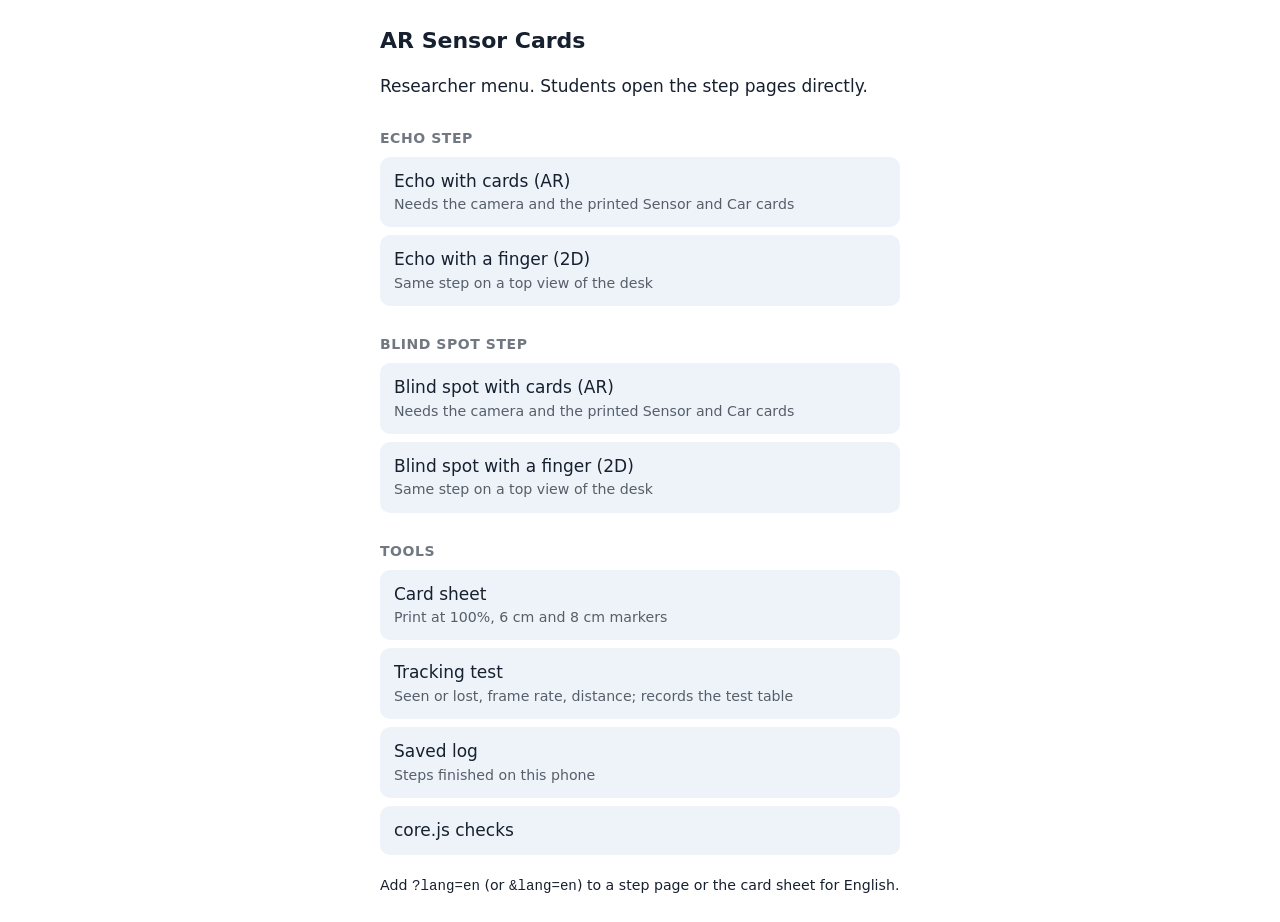
<file: index.html>
<!doctype html>
<html lang="en">
<head>
  <meta charset="utf-8">
  <meta name="viewport" content="width=device-width, initial-scale=1">
  <title>AR Sensor Cards</title>
  <style>
    body { font: 17px/1.5 system-ui, -apple-system, sans-serif; margin: 24px auto; max-width: 520px; padding: 0 16px; color: #16202e; }
    h1 { font-size: 22px; }
    h2 { font-size: 14px; text-transform: uppercase; letter-spacing: 0.04em; opacity: 0.6; margin: 28px 0 6px; }
    a { display: block; padding: 12px 14px; margin: 8px 0; border-radius: 10px; background: #eef3fa; color: inherit; text-decoration: none; }
    a small { display: block; opacity: 0.7; }
  </style>
</head>
<body>
  <h1>AR Sensor Cards</h1>
  <p>Researcher menu. Students open the step pages directly.</p>

  <h2>Echo step</h2>
  <a href="ar.html">Echo with cards (AR)<small>Needs the camera and the printed Sensor and Car cards</small></a>
  <a href="2d.html">Echo with a finger (2D)<small>Same step on a top view of the desk</small></a>

  <h2>Blind spot step</h2>
  <a href="ar.html?step=blind">Blind spot with cards (AR)<small>Needs the camera and the printed Sensor and Car cards</small></a>
  <a href="2d.html?step=blind">Blind spot with a finger (2D)<small>Same step on a top view of the desk</small></a>

  <h2>Tools</h2>
  <a href="cards.html">Card sheet<small>Print at 100%, 6 cm and 8 cm markers</small></a>
  <a href="tracking.html">Tracking test<small>Seen or lost, frame rate, distance; records the test table</small></a>
  <a href="log.html">Saved log<small>Steps finished on this phone</small></a>
  <a href="test.html">core.js checks</a>

  <p><small>Add <code>?lang=en</code> (or <code>&amp;lang=en</code>) to a step page or the card sheet for English.</small></p>
</body>
</html>
</file>
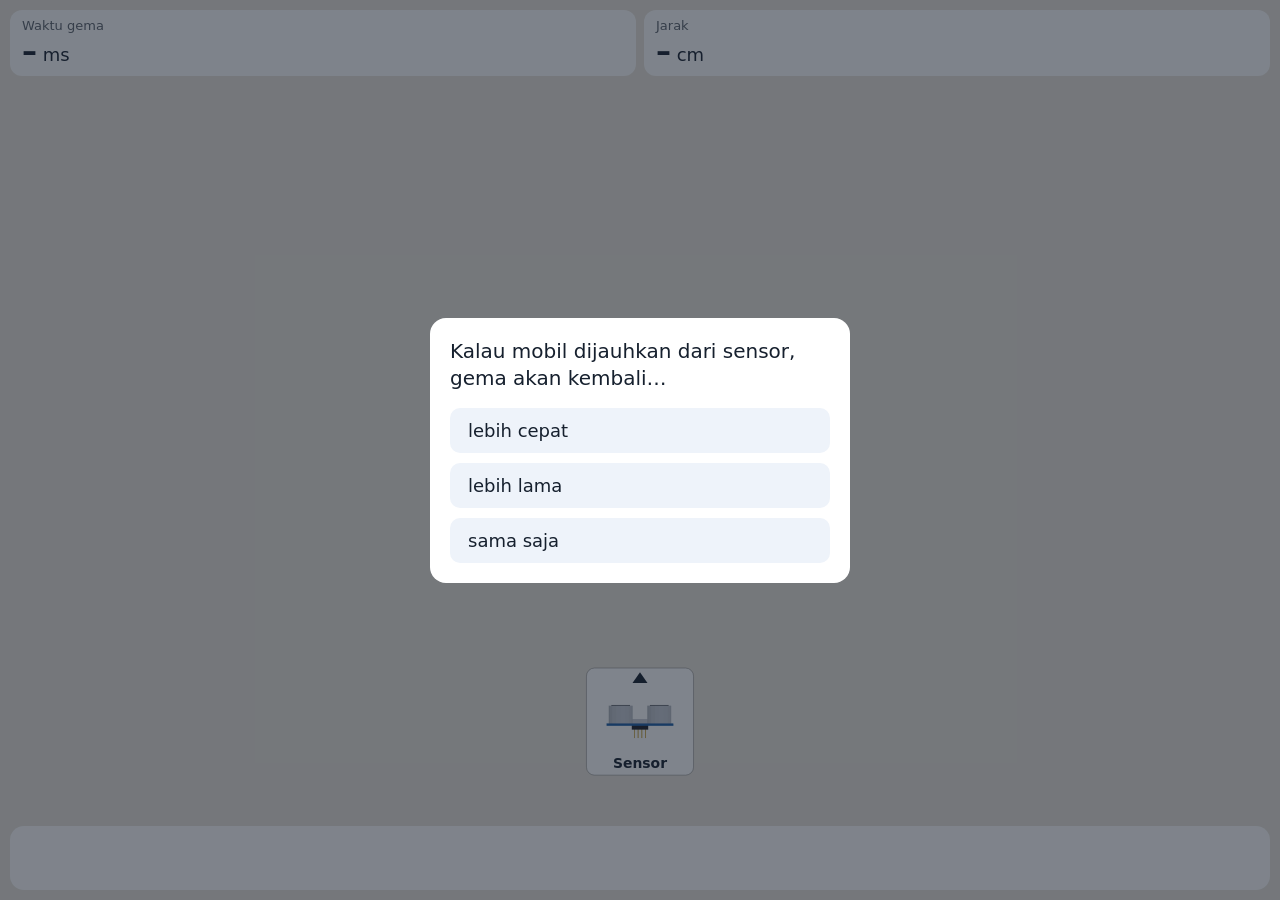
<file: 2d.html>
<!doctype html>
<html>
<head>
  <meta charset="utf-8">
  <meta name="viewport" content="width=device-width, initial-scale=1, viewport-fit=cover, user-scalable=no">
  <title>Echo — 2D</title>
  <link rel="stylesheet" href="app.css">
  <style>
    body { background: #e9e4da; }
    canvas { position: fixed; inset: 0; width: 100%; height: 100%; touch-action: none; }
  </style>
</head>
<body>
  <canvas id="desk"></canvas>

  <script src="core.js"></script>
  <script src="text.js"></script>
  <script src="log.js"></script>
  <script src="echo.js"></script>
  <script src="blind.js"></script>
  <script>
    // 2D input: a top view of the desk. The car is moved with a finger.
    const canvas = document.getElementById('desk');
    const ctx = canvas.getContext('2d');
    const CARD = Core.CONFIG.CARD_CM;
    const TOP = 100, BOTTOM = 110;      // space kept for the numbers and the panel (px)

    let W, H, pxPerCm, sensor, car = null, dragging = null;

    function layout() {
      const dpr = window.devicePixelRatio || 1;
      W = window.innerWidth; H = window.innerHeight;
      canvas.width = W * dpr; canvas.height = H * dpr;
      ctx.setTransform(dpr, 0, 0, dpr, 0, 0);
      const keepCm = car ? toCm(car) : { forward: CARD + 12, sideways: 0 };
      pxPerCm = (H - TOP - BOTTOM) / (Core.CONFIG.RANGE_CM + 2 * CARD + 2);
      sensor = { x: W / 2, y: H - BOTTOM - (CARD / 2 + 1) * pxPerCm };  // faces up the screen
      car = clamp({ x: sensor.x + keepCm.sideways * pxPerCm, y: sensor.y - keepCm.forward * pxPerCm });
    }

    // Car centre, measured from the sensor centre, in cm.
    function toCm(p) {
      return { forward: (sensor.y - p.y) / pxPerCm, sideways: (p.x - sensor.x) / pxPerCm };
    }

    // Keep the car on the desk and off the sensor card.
    function clamp(p) {
      const half = (CARD / 2) * pxPerCm;
      let x = Math.min(W - half, Math.max(half, p.x));
      let y = Math.min(H - BOTTOM - half, Math.max(TOP + half, p.y));
      const dx = x - sensor.x, dy = y - sensor.y, d = Math.hypot(dx, dy), min = CARD * pxPerCm;
      if (d < min) {
        if (d === 0) { y = sensor.y - min; }
        else { x = sensor.x + (dx / d) * min; y = sensor.y + (dy / d) * min; }
      }
      return { x, y };
    }

    canvas.addEventListener('pointerdown', (e) => {
      const half = (CARD / 2) * pxPerCm + 12;
      if (Math.abs(e.clientX - car.x) <= half && Math.abs(e.clientY - car.y) <= half) {
        dragging = { dx: car.x - e.clientX, dy: car.y - e.clientY };
        canvas.setPointerCapture(e.pointerId);
      }
    });
    canvas.addEventListener('pointermove', (e) => {
      if (dragging) car = clamp({ x: e.clientX + dragging.dx, y: e.clientY + dragging.dy });
    });
    const release = () => { dragging = null; };
    canvas.addEventListener('pointerup', release);
    canvas.addEventListener('pointercancel', release);
    window.addEventListener('resize', layout);
    layout();

    function read() {
      const c = toCm(car);
      const gap = Core.gapFromCentres(c.forward, c.sideways, CARD);
      return {
        sensorSeen: true, carSeen: true, forward: gap.forward, sideways: gap.sideways,
        centreForward: c.forward, centreSideways: c.sideways,   // direction only; the Blind spot step uses it
      };
    }

    // Top-down pictures of the same models the AR page shows (models/src/build_models.py).
    // cm = the width each picture covers on the desk.
    const PICS = { sensor: { cm: 4.86 }, car: { cm: 6.566 } };
    for (const [name, pic] of Object.entries(PICS)) {
      pic.img = new Image();
      pic.img.src = `models/top/${name}.png`;
    }

    function drawModelCard(p, label, pic, arrow) {
      const s = CARD * pxPerCm, w = pic.cm * pxPerCm;
      ctx.fillStyle = '#fff';
      ctx.strokeStyle = 'rgba(0,0,0,0.25)';
      ctx.lineWidth = 1;
      ctx.beginPath();
      ctx.roundRect(p.x - s / 2, p.y - s / 2, s, s, 8);
      ctx.fill(); ctx.stroke();
      ctx.drawImage(pic.img, p.x - w / 2, p.y - w / 2, w, w);
      ctx.fillStyle = '#16202e';
      ctx.font = `600 ${Math.max(10, s * 0.13)}px system-ui, sans-serif`;
      ctx.textAlign = 'center'; ctx.textBaseline = 'middle';
      ctx.fillText(label, p.x, p.y + s * 0.4);
      if (arrow) {            // the side the sensor faces
        ctx.beginPath();
        ctx.moveTo(p.x, p.y - s * 0.46);
        ctx.lineTo(p.x - s * 0.07, p.y - s * 0.36);
        ctx.lineTo(p.x + s * 0.07, p.y - s * 0.36);
        ctx.closePath(); ctx.fill();
      }
    }

    function drawCard(p, label, fill, arrow, pic) {
      if (pic && pic.img.complete && pic.img.naturalWidth) return drawModelCard(p, label, pic, arrow);
      const s = CARD * pxPerCm;
      ctx.fillStyle = '#fff';
      ctx.strokeStyle = 'rgba(0,0,0,0.25)';
      ctx.lineWidth = 1;
      ctx.beginPath();
      ctx.roundRect(p.x - s / 2, p.y - s / 2, s, s, 8);
      ctx.fill(); ctx.stroke();
      ctx.fillStyle = fill;
      ctx.beginPath();
      ctx.roundRect(p.x - s * 0.36, p.y - s * 0.36, s * 0.72, s * 0.72, 6);
      ctx.fill();
      ctx.fillStyle = '#fff';
      ctx.font = `600 ${Math.max(11, s * 0.17)}px system-ui, sans-serif`;
      ctx.textAlign = 'center'; ctx.textBaseline = 'middle';
      ctx.fillText(label, p.x, p.y + (arrow ? s * 0.1 : 0));
      if (arrow) {            // the side the sensor faces
        ctx.beginPath();
        ctx.moveTo(p.x, p.y - s * 0.28);
        ctx.lineTo(p.x - s * 0.1, p.y - s * 0.12);
        ctx.lineTo(p.x + s * 0.1, p.y - s * 0.12);
        ctx.closePath(); ctx.fill();
      }
    }

    // Blind spot step only: the area the sensor hears, 0 cm to the end of its range.
    const UP = -Math.PI / 2;   // the sensor faces up the screen
    function drawCone(cone) {
      const r0 = (CARD / 2) * pxPerCm, r1 = (CARD / 2 + cone.rangeCm) * pxPerCm;
      const h = (cone.halfDeg * Math.PI) / 180;
      ctx.beginPath();
      ctx.arc(sensor.x, sensor.y, r1, UP - h, UP + h);
      ctx.arc(sensor.x, sensor.y, r0, UP + h, UP - h, true);
      ctx.closePath();
      ctx.fillStyle = 'rgba(31, 111, 208, 0.14)';
      ctx.fill();
      ctx.strokeStyle = 'rgba(31, 111, 208, 0.5)';
      ctx.lineWidth = 1.5;
      ctx.stroke();
    }

    // Blind spot step only: the outgoing sound fills the cone, wherever the car is.
    function drawConePulse(along, cone) {
      const h = (cone.halfDeg * Math.PI) / 180;
      ctx.strokeStyle = '#1f6fd0';
      ctx.lineWidth = 5; ctx.lineCap = 'round';
      ctx.beginPath();
      ctx.arc(sensor.x, sensor.y, (CARD / 2 + along * cone.reachCm) * pxPerCm, UP - h, UP + h);
      ctx.stroke();
    }

    function draw(view) {
      ctx.clearRect(0, 0, W, H);
      if (view.cone) drawCone(view.cone);
      drawCard(sensor, Text.t.sensor, '#16202e', true, PICS.sensor);
      drawCard(car, Text.t.car, '#5b6b7f', false, PICS.car);

      if (!view.pulse || view.pulse.leg === 'rest') return;
      if (view.cone && view.pulse.leg === 'out') return drawConePulse(view.pulse.along, view.cone);
      // The pulse runs from the sensor card's edge to the car card's edge.
      const dx = car.x - sensor.x, dy = car.y - sensor.y, d = Math.hypot(dx, dy);
      if (d === 0) return;
      const ux = dx / d, uy = dy / d, half = (CARD / 2) * pxPerCm;
      const gap = d - 2 * half;
      const from = { x: sensor.x + ux * half, y: sensor.y + uy * half };
      const to = { x: car.x - ux * half, y: car.y - uy * half };
      const out = view.pulse.leg === 'out';
      const centre = out ? from : to;
      const radius = Math.max(1, (out ? view.pulse.along : 1 - view.pulse.along) * gap);
      const aim = Math.atan2(uy, ux) + (out ? 0 : Math.PI);
      ctx.strokeStyle = out ? '#1f6fd0' : '#e2622b';
      ctx.lineWidth = 5; ctx.lineCap = 'round';
      ctx.beginPath();
      ctx.arc(centre.x, centre.y, radius, aim - 0.45, aim + 0.45);
      ctx.stroke();
    }

    // Echo by default; add ?step=blind for the Blind spot step.
    const Step = new URLSearchParams(location.search).get('step') === 'blind' ? BlindStep : EchoStep;
    Step.start({ mode: '2d', read, draw });
  </script>
</body>
</html>
</file>
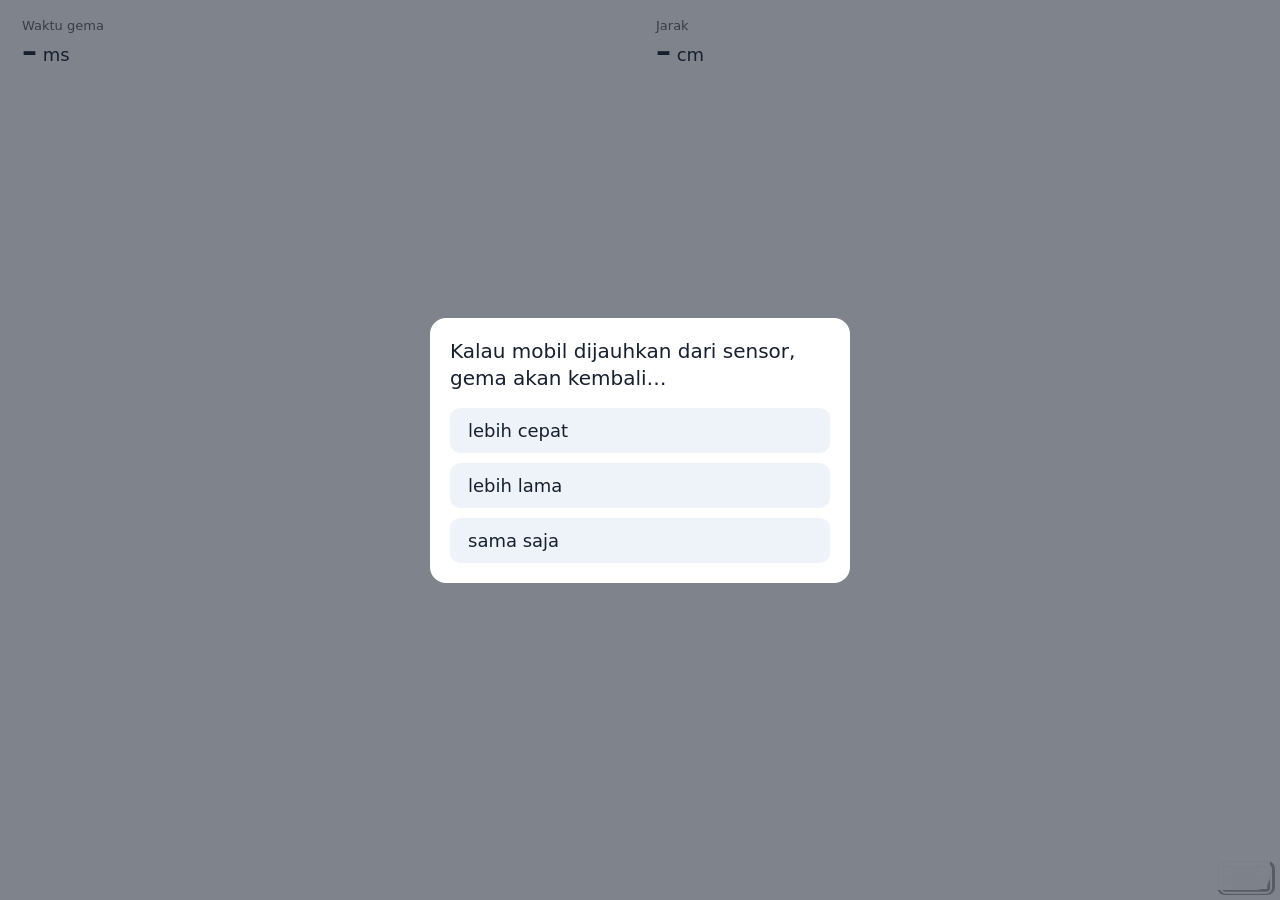
<file: ar.html>
<!doctype html>
<html>
<head>
  <meta charset="utf-8">
  <meta name="viewport" content="width=device-width, initial-scale=1, viewport-fit=cover, user-scalable=no">
  <title>Echo — AR</title>
  <link rel="stylesheet" href="app.css">
  <script src="vendor/aframe.min.js"></script>
  <script src="vendor/aframe-ar.js"></script>
</head>
<body style="margin: 0; overflow: hidden;">
  <!-- Marker values 1, 2, 4 from the 3x3 Hamming set: every pair differs in four cells. -->
  <a-scene embedded
           arjs="sourceType: webcam; detectionMode: mono_and_matrix; matrixCodeType: 3x3_HAMMING63; cameraParametersUrl: vendor/camera_para.dat; debugUIEnabled: false;"
           vr-mode-ui="enabled: false"
           device-orientation-permission-ui="enabled: false"
           loading-screen="enabled: false"
           renderer="logarithmicDepthBuffer: true;">
    <!-- Models: built by models/src/build_models.py. Real size in metres, about 33 KB together. -->
    <a-assets timeout="8000">
      <a-asset-item id="m-sensor" src="models/sensor.glb"></a-asset-item>
      <a-asset-item id="m-car" src="models/car.glb"></a-asset-item>
    </a-assets>
    <a-marker id="sensor" type="barcode" value="1">
      <!-- The sensor's eyes face the top of the marker, the same way the pulse leaves. -->
      <a-entity class="model" gltf-model="#m-sensor"></a-entity>
      <!-- The pulse is attached to the sensor card, so it turns when the card turns. -->
      <a-entity id="pulse" visible="false">
        <a-ring id="pulse-out" rotation="-90 0 0" radius-inner="0.88" radius-outer="1"
                theta-start="-26" theta-length="52"
                material="shader: flat; color: #1f6fd0; side: double"></a-ring>
        <a-ring id="pulse-back" rotation="-90 0 0" radius-inner="0.88" radius-outer="1"
                theta-start="-26" theta-length="52"
                material="shader: flat; color: #e2622b; side: double"></a-ring>
      </a-entity>
    </a-marker>
    <a-marker id="car" type="barcode" value="2">
      <a-entity class="model" gltf-model="#m-car"></a-entity>
    </a-marker>
    <a-entity camera look-controls="enabled: false"></a-entity>
  </a-scene>

  <script src="core.js"></script>
  <script src="text.js"></script>
  <script src="log.js"></script>
  <script src="echo.js"></script>
  <script src="blind.js"></script>
  <script>
    // AR input: the car's position comes from the two tracked cards.
    const C = Core.CONFIG;
    const sensorEl = document.getElementById('sensor');
    const carEl = document.getElementById('car');
    const pulseEl = document.getElementById('pulse');
    const outEl = document.getElementById('pulse-out');
    const backEl = document.getElementById('pulse-back');
    const v = new THREE.Vector3(), q = new THREE.Quaternion();

    // Models are in metres; one marker unit is MARKER_CM wide. Add ?models=0 to hide them.
    const showModels = new URLSearchParams(location.search).get('models') !== '0';
    document.querySelectorAll('.model').forEach((el) => {
      const k = 100 / C.MARKER_CM;
      el.object3D.scale.set(k, k, k);
      el.object3D.visible = showModels;
    });

    function read() {
      const s = sensorEl.object3D, c = carEl.object3D;
      const state = {
        sensorSeen: s.visible, carSeen: c.visible, forward: 0, sideways: 0,
        centreForward: 0, centreSideways: 0,   // direction only; the Blind spot step uses it
      };
      if (state.sensorSeen && state.carSeen) {
        // Car position as seen from the sensor card. Height (y) is ignored: both cards lie flat.
        v.copy(c.position).sub(s.position).applyQuaternion(q.copy(s.quaternion).invert());
        const shown = Core.fromTracked(-v.z, v.x);   // forward = towards the top of the marker
        state.forward = shown.forward;
        state.sideways = shown.sideways;
        state.centreForward = -v.z;
        state.centreSideways = v.x;
      }
      return state;
    }

    // Blind spot step only. Both shapes are made the first time that step asks for them,
    // so the Echo step's scene stays as it was.
    const EDGE = C.CARD_CM / 2 / C.MARKER_CM;   // card edge, in marker units from the card centre
    let coneEl = null, conePulseEl = null;

    function ring(parent, half, inner, outer, material) {
      const el = document.createElement('a-ring');
      el.setAttribute('rotation', '-90 0 0');
      el.setAttribute('radius-inner', inner);
      el.setAttribute('radius-outer', outer);
      el.setAttribute('theta-start', -half);
      el.setAttribute('theta-length', 2 * half);
      el.setAttribute('material', material);
      parent.appendChild(el);
      return el;
    }

    // The area the sensor hears, lying flat on the desk in front of the sensor card.
    function showCone(cone) {
      if (!cone) { if (coneEl) coneEl.object3D.visible = false; return; }
      if (!coneEl) {
        coneEl = document.createElement('a-entity');
        coneEl.setAttribute('position', '0 0.01 0');
        coneEl.setAttribute('rotation', '0 90 0');   // the ring's middle points at the top of the marker
        ring(coneEl, cone.halfDeg, EDGE, EDGE + cone.rangeCm / C.SCALE / C.MARKER_CM,
             'shader: flat; color: #1f6fd0; opacity: 0.22; transparent: true; depthWrite: false; side: double');
        sensorEl.appendChild(coneEl);
        conePulseEl = ring(pulseEl, cone.halfDeg, 0.88, 1, 'shader: flat; color: #1f6fd0; side: double');
      }
      coneEl.object3D.visible = true;
    }

    // The outgoing sound fills the cone, wherever the car is.
    function drawConePulse(along, cone) {
      const size = EDGE + (along * cone.reachCm) / C.SCALE / C.MARKER_CM;
      const o = pulseEl.object3D;
      o.position.set(0, 0.02, 0);
      o.rotation.set(0, Math.PI / 2, 0);
      o.scale.set(size, size, size);
      o.visible = true;
      conePulseEl.object3D.visible = true;
      outEl.object3D.visible = false;
      backEl.object3D.visible = false;
    }

    function draw(view) {
      const p = view.pulse;
      if (view.cone || coneEl) {
        showCone(view.cone);
        if (view.cone && p && p.leg === 'out') return drawConePulse(p.along, view.cone);
        if (conePulseEl) conePulseEl.object3D.visible = false;
      }
      if (!p || p.leg === 'rest' || !view.cm) { pulseEl.object3D.visible = false; return; }
      // Back from shown cm to marker units on the sensor card.
      const gap = view.cm / C.SCALE / C.MARKER_CM;
      const edge = C.CARD_CM / 2 / C.MARKER_CM;
      const ux = view.sideways / view.cm, uz = -view.forward / view.cm;
      const out = p.leg === 'out';
      const from = out ? edge : edge + gap;                       // sensor edge, or car edge
      const size = Math.max(0.001, (out ? p.along : 1 - p.along) * gap);
      const o = pulseEl.object3D;
      o.position.set(ux * from, 0.02, uz * from);
      o.rotation.set(0, Math.atan2(-uz, ux) + (out ? 0 : Math.PI), 0);
      o.scale.set(size, size, size);
      o.visible = true;
      outEl.object3D.visible = out;
      backEl.object3D.visible = !out;
    }

    // Echo by default; add ?step=blind for the Blind spot step.
    const Step = new URLSearchParams(location.search).get('step') === 'blind' ? BlindStep : EchoStep;
    Step.start({ mode: 'ar', read, draw });
  </script>
</body>
</html>
</file>
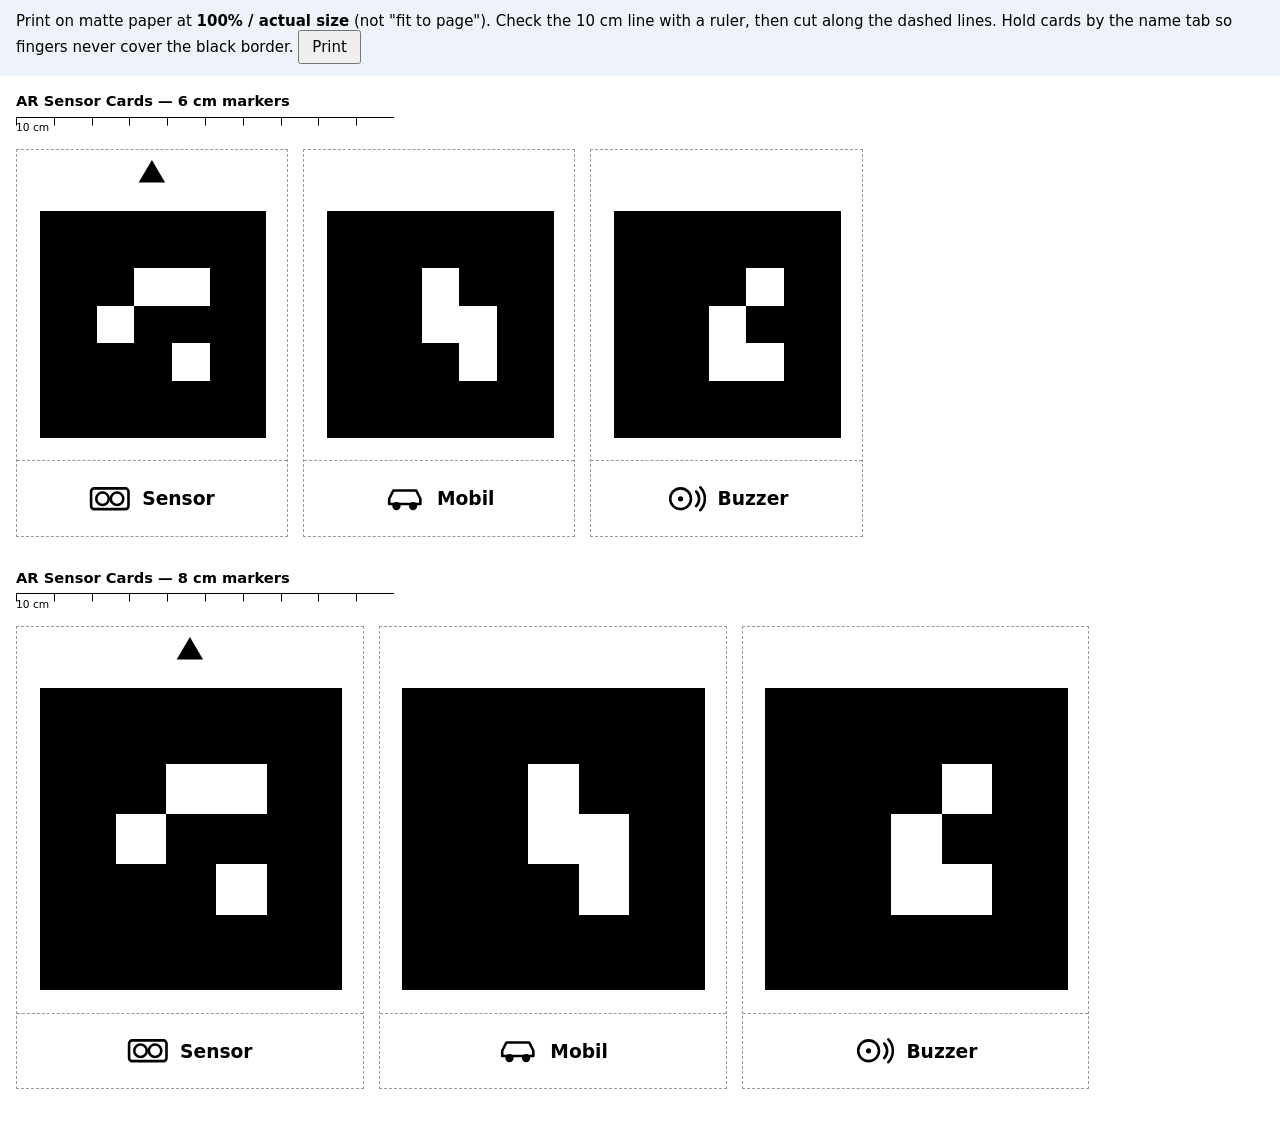
<file: cards.html>
<!doctype html>
<html>
<head>
  <meta charset="utf-8">
  <meta name="viewport" content="width=device-width, initial-scale=1">
  <title>Card sheet</title>
  <style>
    @page { size: A4 portrait; margin: 8mm; }
    * { box-sizing: border-box; }
    body { margin: 0; font-family: system-ui, -apple-system, "Segoe UI", sans-serif; color: #000; background: #fff; }
    .help { padding: 12px 16px; background: #eef3fa; font-size: 15px; }
    .help button { font: inherit; padding: 6px 12px; }
    .sheet { padding: 4mm 0; break-after: page; }
    .sheet:last-child { break-after: auto; }
    .sheet h1 { font-size: 11pt; font-weight: 600; margin: 0 0 2mm; }
    .ruler { width: 10cm; border-top: 0.4mm solid #000; font-size: 8pt; padding-top: 1mm; margin-bottom: 4mm;
             background: repeating-linear-gradient(to right, #000 0, #000 0.3mm, transparent 0.3mm, transparent 1cm) top / 100% 2mm no-repeat; }
    .cards { display: flex; flex-wrap: wrap; gap: 4mm; }

    /* A card: top strip, marker with a white margin, grip tab. --m is the marker width. */
    .card { width: calc(var(--m) + 1.2cm); border: 0.2mm dashed #999; }
    /* The arrow sits at the top of a 1.6 cm strip, so 0.7 cm of white stays between it and the marker. */
    .card .top { height: 1.6cm; padding-top: 0.2cm; display: flex; align-items: flex-start; justify-content: center; }
    .card .top svg { height: 0.7cm; }
    .card .marker { padding: 0 0.6cm 0.6cm; }
    .card .marker img { display: block; width: var(--m); height: var(--m); image-rendering: pixelated; }
    .card .tab { height: 2cm; border-top: 0.2mm dashed #999; display: flex; align-items: center; justify-content: center;
                 gap: 3mm; font-size: 14pt; font-weight: 600; }
    .card .tab svg { height: 1.1cm; width: 1.1cm; }

    @media print { .help { display: none; } }
    @media screen { body { padding-bottom: 24px; } .sheet { padding: 16px; } }
  </style>
</head>
<body>
  <div class="help">
    Print on matte paper at <b>100% / actual size</b> (not "fit to page"). Check the 10 cm line with a ruler, then cut along the dashed lines.
    Hold cards by the name tab so fingers never cover the black border.
    <button onclick="print()">Print</button>
  </div>

  <div id="sheets"></div>

  <script src="text.js"></script>
  <script>
    // Marker values 1, 2, 4 from the 3x3 Hamming set (every pair differs in four cells).
    const ICONS = {
      sensor: '<svg viewBox="0 0 40 40"><rect x="2" y="10" width="36" height="20" rx="3" fill="none" stroke="#000" stroke-width="2.5"/><circle cx="13" cy="20" r="6" fill="none" stroke="#000" stroke-width="2.5"/><circle cx="27" cy="20" r="6" fill="none" stroke="#000" stroke-width="2.5"/></svg>',
      car: '<svg viewBox="0 0 40 40"><path d="M5 25v-5l4-8h22l4 8v5z" fill="none" stroke="#000" stroke-width="2.5" stroke-linejoin="round"/><circle cx="12" cy="27" r="4" fill="#000"/><circle cx="28" cy="27" r="4" fill="#000"/></svg>',
      buzzer: '<svg viewBox="0 0 40 40"><circle cx="15" cy="20" r="10" fill="none" stroke="#000" stroke-width="2.5"/><circle cx="15" cy="20" r="2.5" fill="#000"/><path d="M30 13a10 10 0 0 1 0 14M34 9a16 16 0 0 1 0 22" fill="none" stroke="#000" stroke-width="2.5" stroke-linecap="round"/></svg>',
    };
    const ARROW = '<svg viewBox="0 0 40 28"><path d="M20 2 34 26H6z" fill="#000"/></svg>';
    const CARDS = [
      { key: 'sensor', value: 1, arrow: true },
      { key: 'car', value: 2 },
      { key: 'buzzer', value: 4 },
    ];
    const SIZES = [6, 8];   // marker width in cm

    document.getElementById('sheets').innerHTML = SIZES.map((m) => `
      <section class="sheet" style="--m: ${m}cm">
        <h1>AR Sensor Cards — ${m} cm markers</h1>
        <div class="ruler">10 cm</div>
        <div class="cards">
          ${CARDS.map((c) => `
            <div class="card">
              <div class="top">${c.arrow ? ARROW : ''}</div>
              <div class="marker"><img src="markers/${c.value}.png" alt="marker ${c.value}"></div>
              <div class="tab">${ICONS[c.key]}<span>${Text.t[c.key]}</span></div>
            </div>`).join('')}
        </div>
      </section>`).join('');
  </script>
</body>
</html>
</file>
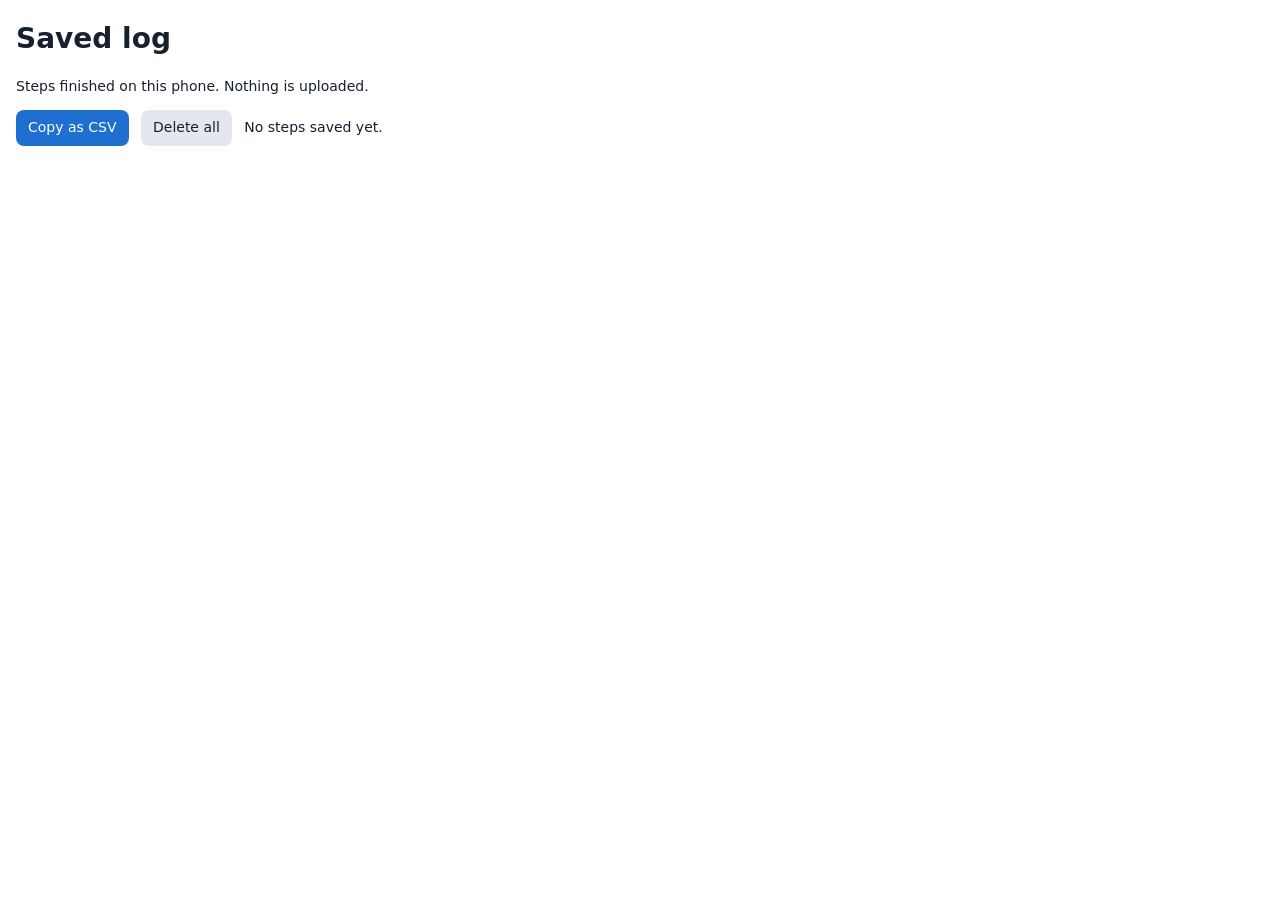
<file: log.html>
<!doctype html>
<html lang="en">
<head>
  <meta charset="utf-8">
  <meta name="viewport" content="width=device-width, initial-scale=1">
  <title>Saved log</title>
  <style>
    body { font: 14px/1.4 system-ui, -apple-system, sans-serif; margin: 16px; color: #16202e; }
    table { border-collapse: collapse; font-variant-numeric: tabular-nums; }
    th, td { text-align: left; padding: 4px 12px 4px 0; border-bottom: 1px solid #e4e8ee; white-space: nowrap; }
    th { font-size: 12px; opacity: 0.7; }
    .wrap { overflow-x: auto; }
    button { font: inherit; padding: 8px 12px; border: 0; border-radius: 8px; background: #1f6fd0; color: #fff; margin-right: 8px; }
    button.quiet { background: #e4e8ee; color: #16202e; }
  </style>
</head>
<body>
  <h1>Saved log</h1>
  <p>Steps finished on this phone. Nothing is uploaded.</p>
  <p>
    <button id="copy">Copy as CSV</button>
    <button class="quiet" id="clear">Delete all</button>
    <span id="note"></span>
  </p>
  <div class="wrap"><table id="table"></table></div>

  <script src="log.js"></script>
  <script>
    const table = document.getElementById('table'), note = document.getElementById('note');

    function render() {
      const rows = Log.all();
      table.textContent = '';
      if (!rows.length) { note.textContent = 'No steps saved yet.'; return; }
      const head = table.insertRow();
      for (const c of Log.COLUMNS) { const th = document.createElement('th'); th.textContent = c; head.appendChild(th); }
      for (const r of rows) {
        const tr = table.insertRow();
        for (const c of Log.COLUMNS) tr.insertCell().textContent = r[c] ?? '';
      }
    }
    render();

    document.getElementById('copy').addEventListener('click', async () => {
      try { await navigator.clipboard.writeText(Log.toCsv()); note.textContent = 'Copied.'; }
      catch (e) { note.textContent = 'Copy failed.'; }
    });
    document.getElementById('clear').addEventListener('click', () => {
      if (confirm('Delete every saved step on this phone?')) { Log.clear(); render(); }
    });
  </script>
</body>
</html>
</file>
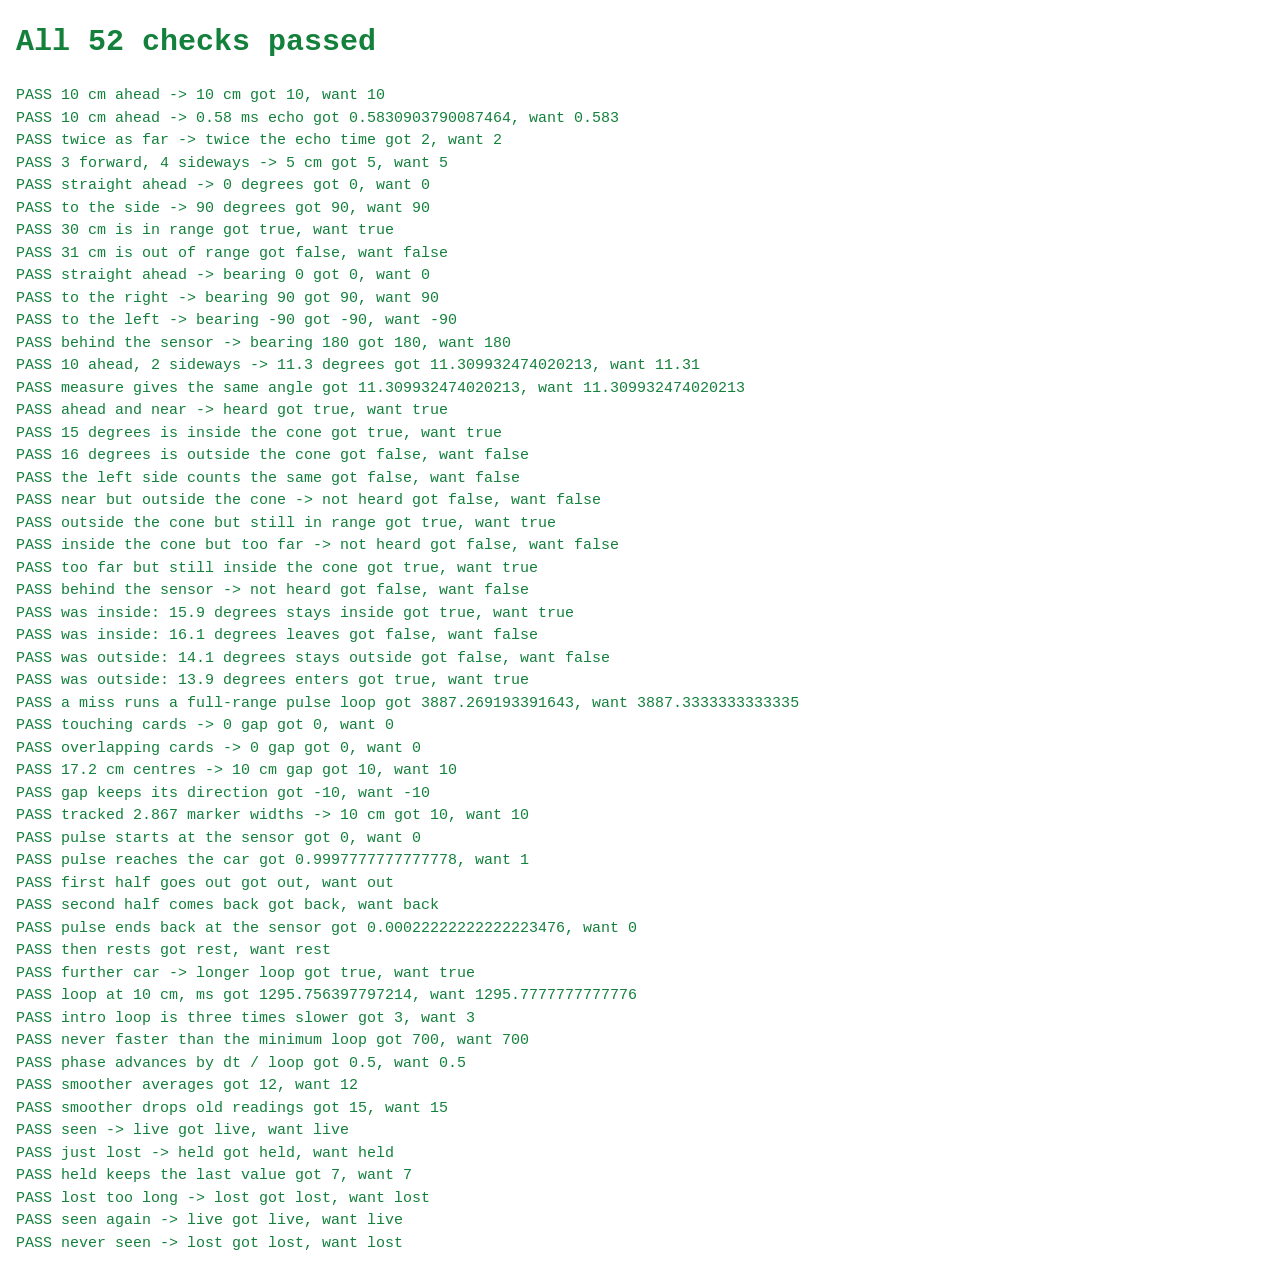
<file: test.html>
<!doctype html>
<html lang="en">
<head>
  <meta charset="utf-8">
  <meta name="viewport" content="width=device-width, initial-scale=1">
  <title>core.js checks</title>
  <style>
    body { font: 15px/1.5 ui-monospace, Menlo, monospace; margin: 16px; }
    .pass { color: #13803c; } .fail { color: #c22a2a; font-weight: 700; }
  </style>
</head>
<body>
  <h1 id="summary">Running…</h1>
  <div id="out"></div>

  <script src="core.js"></script>
  <script>
    // Typed values in, expected numbers out. Open this page to run the checks.
    const out = document.getElementById('out');
    let failed = 0, total = 0;
    function check(name, got, want, tolerance = 1e-6) {
      total++;
      const ok = typeof want === 'number' ? Math.abs(got - want) <= tolerance : got === want;
      if (!ok) failed++;
      const p = document.createElement('div');
      p.className = ok ? 'pass' : 'fail';
      p.textContent = `${ok ? 'PASS' : 'FAIL'}  ${name}  got ${got}, want ${want}`;
      out.appendChild(p);
    }

    // The two numbers
    check('10 cm ahead -> 10 cm', Core.measure(10, 0).cm, 10);
    check('10 cm ahead -> 0.58 ms echo', Core.measure(10, 0).echoMs, 0.583, 0.001);
    check('twice as far -> twice the echo time', Core.measure(20, 0).echoMs / Core.measure(10, 0).echoMs, 2);
    check('3 forward, 4 sideways -> 5 cm', Core.measure(3, 4).cm, 5);
    check('straight ahead -> 0 degrees', Core.measure(10, 0).angleDeg, 0);
    check('to the side -> 90 degrees', Core.measure(0, 10).angleDeg, 90);
    check('30 cm is in range', Core.measure(30, 0).inRange, true);
    check('31 cm is out of range', Core.measure(31, 0).inRange, false);

    // The cone (Blind spot step): 15 degrees each side, sticky by 1 degree at the edge
    check('straight ahead -> bearing 0', Core.bearingDeg(10, 0), 0);
    check('to the right -> bearing 90', Core.bearingDeg(0, 10), 90);
    check('to the left -> bearing -90', Core.bearingDeg(0, -10), -90);
    check('behind the sensor -> bearing 180', Core.bearingDeg(-10, 0), 180);
    check('10 ahead, 2 sideways -> 11.3 degrees', Core.bearingDeg(10, 2), 11.31, 0.01);
    check('measure gives the same angle', Core.measure(10, 2).angleDeg, Core.bearingDeg(10, 2));
    check('ahead and near -> heard', Core.hears(10, 0).heard, true);
    check('15 degrees is inside the cone', Core.hears(10, 15).inCone, true);
    check('16 degrees is outside the cone', Core.hears(10, 16).inCone, false);
    check('the left side counts the same', Core.hears(10, -16).inCone, false);
    check('near but outside the cone -> not heard', Core.hears(5, 40).heard, false);
    check('outside the cone but still in range', Core.hears(5, 40).inRange, true);
    check('inside the cone but too far -> not heard', Core.hears(31, 0).heard, false);
    check('too far but still inside the cone', Core.hears(31, 0).inCone, true);
    check('behind the sensor -> not heard', Core.hears(10, 180).heard, false);
    check('was inside: 15.9 degrees stays inside', Core.hears(10, 15.9, true).inCone, true);
    check('was inside: 16.1 degrees leaves', Core.hears(10, 16.1, true).inCone, false);
    check('was outside: 14.1 degrees stays outside', Core.hears(10, 14.1, false).inCone, false);
    check('was outside: 13.9 degrees enters', Core.hears(10, 13.9, false).inCone, true);
    check('a miss runs a full-range pulse loop', Core.cycleMs(Core.CONFIG.RANGE_CM), (1.7493 * 2000) / 0.9, 1);

    // Centre distance -> gap between card edges
    check('touching cards -> 0 gap', Core.gapFromCentres(7.2, 0, 7.2).forward, 0);
    check('overlapping cards -> 0 gap', Core.gapFromCentres(3, 0, 7.2).forward, 0);
    check('17.2 cm centres -> 10 cm gap', Core.gapFromCentres(17.2, 0, 7.2).forward, 10);
    const g = Core.gapFromCentres(0, -17.2, 7.2);
    check('gap keeps its direction', g.sideways, -10);

    // Tracked units -> shown cm (6 cm marker, 7.2 cm card, scale 1)
    const tr = Core.fromTracked(17.2 / 6, 0);
    check('tracked 2.867 marker widths -> 10 cm', tr.forward, 10);

    // Pulse
    check('pulse starts at the sensor', Core.pulseAt(0).along, 0);
    check('pulse reaches the car', Core.pulseAt(0.4499).along, 1, 0.01);
    check('first half goes out', Core.pulseAt(0.2).leg, 'out');
    check('second half comes back', Core.pulseAt(0.6).leg, 'back');
    check('pulse ends back at the sensor', Core.pulseAt(0.8999).along, 0, 0.01);
    check('then rests', Core.pulseAt(0.95).leg, 'rest');
    check('further car -> longer loop', Core.cycleMs(20) > Core.cycleMs(10), true);
    check('loop at 10 cm, ms', Core.cycleMs(10), (0.5831 * 2000) / 0.9, 1);
    check('intro loop is three times slower', Core.cycleMs(10, true) / Core.cycleMs(10), 3);
    check('never faster than the minimum loop', Core.cycleMs(0), Core.CONFIG.MIN_CYCLE_MS);
    check('phase advances by dt / loop', Core.advancePulse(0, Core.cycleMs(10) / 2, 10), 0.5);

    // Steadiness
    const sm = Core.makeSmoother(4);
    sm.push(10, 0); sm.push(12, 0);
    check('smoother averages', sm.push(14, 0).forward, 12);
    sm.push(16, 0);
    check('smoother drops old readings', sm.push(18, 0).forward, 15);

    const hold = Core.makeHold(600);
    check('seen -> live', hold.update(true, 7, 0).state, 'live');
    check('just lost -> held', hold.update(false, null, 100).state, 'held');
    check('held keeps the last value', hold.update(false, null, 500).value, 7);
    check('lost too long -> lost', hold.update(false, null, 800).state, 'lost');
    check('seen again -> live', hold.update(true, 9, 900).state, 'live');
    check('never seen -> lost', Core.makeHold(600).update(false, null, 0).state, 'lost');

    const s = document.getElementById('summary');
    s.textContent = failed ? `${failed} of ${total} checks failed` : `All ${total} checks passed`;
    s.className = failed ? 'fail' : 'pass';
  </script>
</body>
</html>
</file>
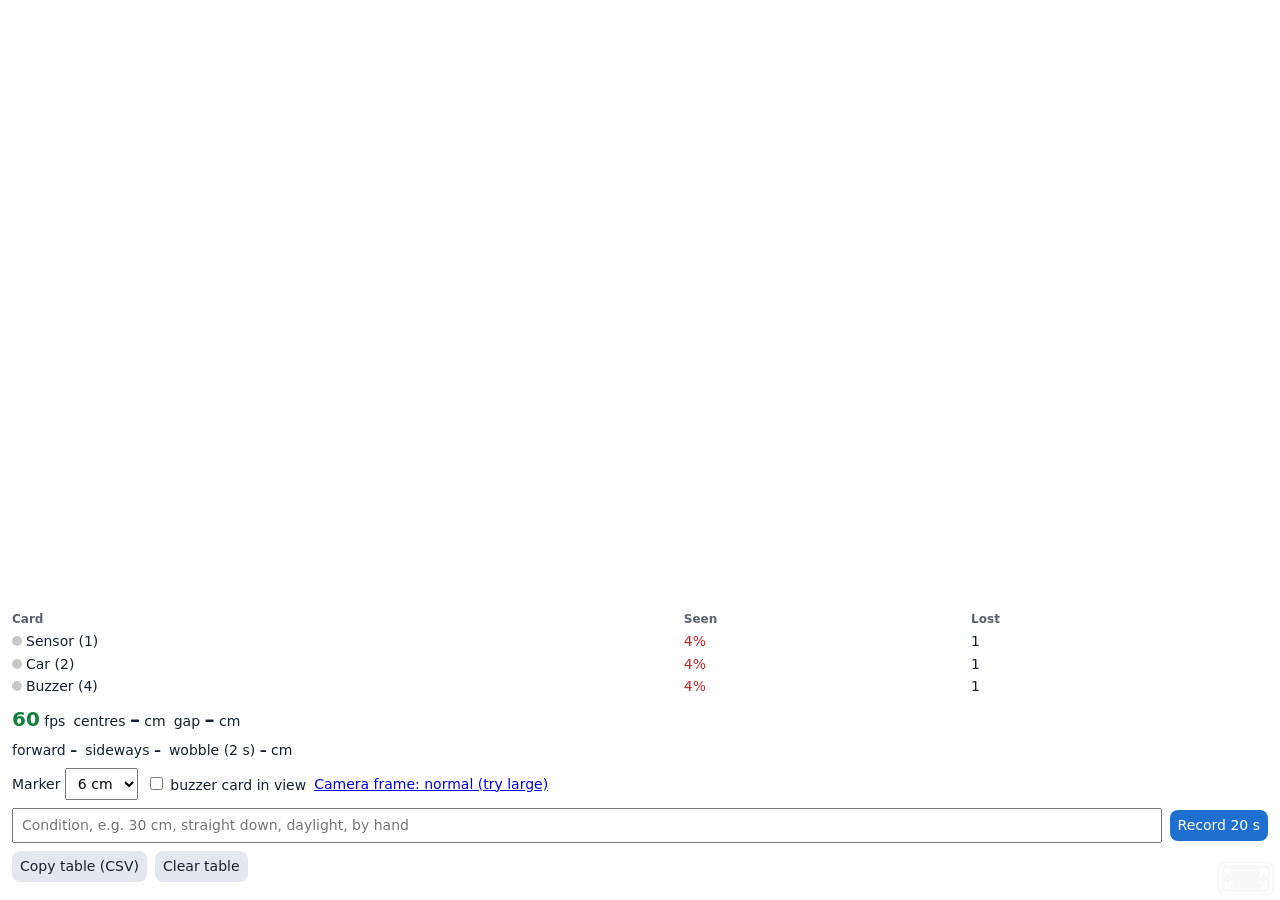
<file: tracking.html>
<!doctype html>
<html lang="en">
<head>
  <meta charset="utf-8">
  <meta name="viewport" content="width=device-width, initial-scale=1, viewport-fit=cover, user-scalable=no">
  <title>Tracking test</title>
  <script src="vendor/aframe.min.js"></script>
  <script src="vendor/aframe-ar.js"></script>
  <style>
    * { box-sizing: border-box; }
    body { margin: 0; overflow: hidden; font: 14px/1.35 system-ui, -apple-system, sans-serif; color: #16202e; }
    #hud {
      position: fixed; left: 0; right: 0; bottom: 0; z-index: 10; max-height: 52vh; overflow: auto;
      background: rgba(255,255,255,0.93); padding: 10px 12px max(10px, env(safe-area-inset-bottom));
    }
    table { border-collapse: collapse; width: 100%; font-variant-numeric: tabular-nums; }
    th, td { text-align: left; padding: 2px 6px 2px 0; white-space: nowrap; }
    th { font-weight: 600; font-size: 12px; opacity: 0.7; }
    .dot { display: inline-block; width: 10px; height: 10px; border-radius: 50%; background: #c8c8c8; margin-right: 4px; }
    .dot.on { background: #1a9c4b; }
    .big b { font-size: 20px; }
    .row { display: flex; gap: 8px; flex-wrap: wrap; align-items: center; margin-top: 8px; }
    input[type=text] { flex: 1; min-width: 140px; }
    input, select, button { font: inherit; padding: 6px 8px; }
    button { border: 0; border-radius: 8px; background: #1f6fd0; color: #fff; }
    button.quiet { background: #e4e8ee; color: #16202e; }
    .ok { color: #13803c; } .bad { color: #c22a2a; }
    #results { margin-top: 8px; font-size: 12px; }
    #results td, #results th { padding-right: 10px; }
  </style>
</head>
<body>
  <div id="scene"></div>

  <div id="hud">
    <table>
      <tr><th>Card</th><th>Seen</th><th>Lost</th><th></th></tr>
      <tr><td><span class="dot" id="d-sensor"></span>Sensor (1)</td><td id="p-sensor">–</td><td id="l-sensor">0</td><td></td></tr>
      <tr><td><span class="dot" id="d-car"></span>Car (2)</td><td id="p-car">–</td><td id="l-car">0</td><td></td></tr>
      <tr><td><span class="dot" id="d-buzzer"></span>Buzzer (4)</td><td id="p-buzzer">–</td><td id="l-buzzer">0</td><td></td></tr>
    </table>
    <div class="row big">
      <span><b id="fps">–</b> fps</span>
      <span>centres <b id="centres">–</b> cm</span>
      <span>gap <b id="gap">–</b> cm</span>
    </div>
    <div class="row">
      <span>forward <b id="fwd">–</b></span>
      <span>sideways <b id="side">–</b></span>
      <span>wobble (2 s) <b id="wobble">–</b> cm</span>
    </div>
    <div class="row">
      <label>Marker <select id="size"><option value="6">6 cm</option><option value="8">8 cm</option></select></label>
      <label><input type="checkbox" id="three"> buzzer card in view</label>
      <a id="res" href="#"></a>
    </div>
    <div class="row">
      <input type="text" id="label" placeholder="Condition, e.g. 30 cm, straight down, daylight, by hand">
      <button id="record">Record 20 s</button>
    </div>
    <div class="row">
      <button class="quiet" id="copy">Copy table (CSV)</button>
      <button class="quiet" id="clear">Clear table</button>
      <span id="note"></span>
    </div>
    <table id="results"></table>
  </div>

  <script src="core.js"></script>
  <script>
    // Tracking test: shows live whether each card is seen, the frame rate,
    // how often a card was lost, and the sensor-to-car distance.
    // "Record 20 s" adds one row to the table for the paper's technical section.

    // ?res=hi asks the camera for a larger frame. Try it only if 6 cm cards fail.
    const hi = new URLSearchParams(location.search).get('res') === 'hi';
    const res = hi
      ? 'sourceWidth: 1280; sourceHeight: 960; displayWidth: 1280; displayHeight: 960; canvasWidth: 1280; canvasHeight: 960;'
      : '';
    const resLink = document.getElementById('res');
    resLink.textContent = hi ? 'Camera frame: large (switch to normal)' : 'Camera frame: normal (try large)';
    resLink.href = hi ? 'tracking.html' : 'tracking.html?res=hi';

    const square = (color) =>
      `<a-plane rotation="-90 0 0" width="1" height="1" material="shader: flat; color: ${color}; opacity: 0.45; transparent: true"></a-plane>`;
    document.getElementById('scene').innerHTML = `
      <a-scene embedded
               arjs="sourceType: webcam; detectionMode: mono_and_matrix; matrixCodeType: 3x3_HAMMING63; cameraParametersUrl: vendor/camera_para.dat; debugUIEnabled: false; ${res}"
               vr-mode-ui="enabled: false" device-orientation-permission-ui="enabled: false"
               loading-screen="enabled: false" renderer="logarithmicDepthBuffer: true;">
        <a-marker id="sensor" type="barcode" value="1">${square('#1f6fd0')}
          <a-cone position="0 0.01 -0.75" rotation="-90 0 0" radius-bottom="0.18" radius-top="0" height="0.4"
                  material="shader: flat; color: #1f6fd0"></a-cone>
        </a-marker>
        <a-marker id="car" type="barcode" value="2">${square('#e2622b')}</a-marker>
        <a-marker id="buzzer" type="barcode" value="4">${square('#1a9c4b')}</a-marker>
        <a-entity camera look-controls="enabled: false"></a-entity>
      </a-scene>`;

    const $ = (id) => document.getElementById(id);
    const NAMES = ['sensor', 'car', 'buzzer'];
    const el = Object.fromEntries(NAMES.map((n) => [n, $(n)]));
    const RECORD_MS = 20000, KEY = 'arsc.tracking.v1';
    const v = new THREE.Vector3(), q = new THREE.Quaternion();

    const newCount = () => ({
      frames: 0, ms: 0,
      seen: { sensor: 0, car: 0, buzzer: 0 },
      lost: { sensor: 0, car: 0, buzzer: 0 },
      dist: [],
    });
    let live = newCount(), run = null, runStart = 0;
    let was = { sensor: false, car: false, buzzer: false };
    let last = null, fpsFrames = 0, fpsMs = 0, recent = [];

    function setSize() {
      Core.CONFIG.MARKER_CM = Number($('size').value);
      Core.CONFIG.CARD_CM = Core.CONFIG.MARKER_CM + 1.2;
    }
    $('size').addEventListener('change', setSize);
    setSize();

    function tick(now) {
      requestAnimationFrame(tick);
      const dt = last === null ? 0 : now - last;
      last = now;
      const seen = Object.fromEntries(NAMES.map((n) => [n, el[n].object3D.visible]));

      let centres = null, f = null, s = null;
      if (seen.sensor && seen.car) {
        const a = el.sensor.object3D, b = el.car.object3D;
        v.copy(b.position).sub(a.position).applyQuaternion(q.copy(a.quaternion).invert());
        f = -v.z * Core.CONFIG.MARKER_CM;
        s = v.x * Core.CONFIG.MARKER_CM;
        centres = Math.hypot(f, s);
      }

      for (const c of run ? [live, run] : [live]) {
        c.frames++; c.ms += dt;
        for (const n of NAMES) {
          if (seen[n]) c.seen[n]++;
          if (was[n] && !seen[n]) c.lost[n]++;
        }
        if (centres !== null && c === run) c.dist.push(centres);
      }
      was = seen;

      // Wobble: how much the reading moved over the last two seconds.
      if (centres !== null) recent.push([now, centres]);
      while (recent.length && now - recent[0][0] > 2000) recent.shift();

      fpsFrames++; fpsMs += dt;
      if (fpsMs >= 500) {
        const fps = (fpsFrames * 1000) / fpsMs;
        fpsFrames = 0; fpsMs = 0;
        $('fps').textContent = fps.toFixed(0);
        $('fps').className = fps >= 15 ? 'ok' : 'bad';
        for (const n of NAMES) {
          $('d-' + n).className = 'dot' + (seen[n] ? ' on' : '');
          const share = live.frames ? (100 * live.seen[n]) / live.frames : 0;
          $('p-' + n).textContent = share.toFixed(0) + '%';
          $('p-' + n).className = share >= 90 ? 'ok' : 'bad';
          $('l-' + n).textContent = live.lost[n];
        }
        $('centres').textContent = centres === null ? '–' : centres.toFixed(1);
        $('gap').textContent = centres === null ? '–' : Math.max(0, centres - Core.CONFIG.CARD_CM).toFixed(1);
        $('fwd').textContent = f === null ? '–' : f.toFixed(1);
        $('side').textContent = s === null ? '–' : s.toFixed(1);
        if (recent.length > 5) {
          const ds = recent.map((r) => r[1]);
          const w = Math.max(...ds) - Math.min(...ds);
          $('wobble').textContent = w.toFixed(1);
          $('wobble').className = w < 1 ? 'ok' : 'bad';
        } else {
          $('wobble').textContent = '–';
        }
        if (run) $('record').textContent = Math.ceil((RECORD_MS - (now - runStart)) / 1000) + ' s…';
      }

      if (run && now - runStart >= RECORD_MS) finishRun();
    }
    requestAnimationFrame(tick);

    $('record').addEventListener('click', () => {
      if (run) return;
      run = newCount(); runStart = performance.now();
      live = newCount();   // the live counters restart with each recording
    });

    function finishRun() {
      const r = run; run = null;
      $('record').textContent = 'Record 20 s';
      const pct = (n) => Math.round((100 * r.seen[n]) / r.frames);
      const perMin = (n) => Math.round((r.lost[n] * 60000) / r.ms * 10) / 10;
      const mean = r.dist.length ? r.dist.reduce((a, b) => a + b, 0) / r.dist.length : null;
      const three = $('three').checked;
      const row = {
        condition: $('label').value.trim(),
        markerCm: Core.CONFIG.MARKER_CM,
        cards: three ? 3 : 2,
        frame: hi ? 'large' : 'normal',
        fps: Math.round((r.frames * 1000) / r.ms),
        sensorSeenPct: pct('sensor'), carSeenPct: pct('car'), buzzerSeenPct: three ? pct('buzzer') : '',
        sensorLostPerMin: perMin('sensor'), carLostPerMin: perMin('car'), buzzerLostPerMin: three ? perMin('buzzer') : '',
        meanCentresCm: mean === null ? '' : Math.round(mean * 10) / 10,
        wobbleCm: mean === null ? '' : Math.round((Math.max(...r.dist) - Math.min(...r.dist)) * 10) / 10,
        device: navigator.userAgent,
      };
      const rows = load(); rows.push(row); store(rows); render();
    }

    function load() { try { return JSON.parse(localStorage.getItem(KEY)) || []; } catch (e) { return []; } }
    function store(rows) { try { localStorage.setItem(KEY, JSON.stringify(rows)); } catch (e) {} }

    const COLS = ['condition', 'markerCm', 'cards', 'frame', 'fps', 'sensorSeenPct', 'carSeenPct', 'buzzerSeenPct',
                  'sensorLostPerMin', 'carLostPerMin', 'buzzerLostPerMin', 'meanCentresCm', 'wobbleCm', 'device'];
    const SHOWN = COLS.slice(0, -1);

    function render() {
      const rows = load();
      const t = $('results');
      t.textContent = '';
      if (!rows.length) return;
      const head = t.insertRow();
      for (const c of SHOWN) { const th = document.createElement('th'); th.textContent = c; head.appendChild(th); }
      for (const r of rows) {
        const tr = t.insertRow();
        for (const c of SHOWN) tr.insertCell().textContent = r[c];
      }
    }
    render();

    $('copy').addEventListener('click', async () => {
      const cell = (x) => '"' + String(x ?? '').replace(/"/g, '""') + '"';
      const csv = [COLS.join(',')].concat(load().map((r) => COLS.map((c) => cell(r[c])).join(','))).join('\n');
      try { await navigator.clipboard.writeText(csv); $('note').textContent = 'Copied.'; }
      catch (e) { $('note').textContent = 'Copy failed. Select the table by hand.'; }
    });

    $('clear').addEventListener('click', () => {
      if (confirm('Delete all recorded rows on this phone?')) { store([]); render(); }
    });
  </script>
</body>
</html>
</file>
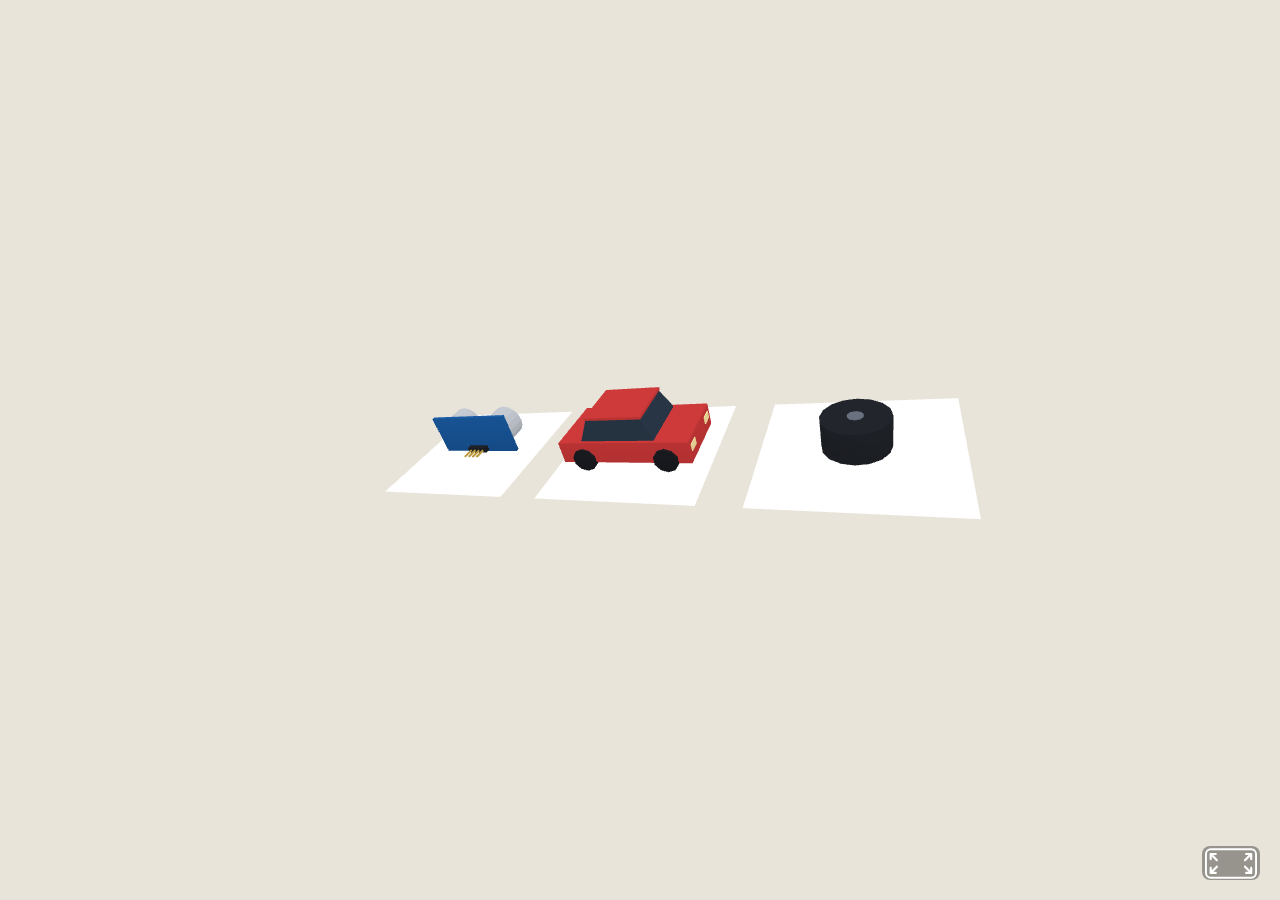
<file: models/view.html>
<!doctype html>
<html>
<head>
  <meta charset="utf-8">
  <meta name="viewport" content="width=device-width, initial-scale=1">
  <title>Models check</title>
  <script src="../vendor/aframe.min.js"></script>
</head>
<body>
  <!-- Shows the three models without a camera, at the size they have on a 6 cm marker.
       Grey squares are the cards (7.2 cm). No lights: the models carry their own shading. -->
  <a-scene background="color: #e9e4da" vr-mode-ui="enabled: false" light="defaultLightsEnabled: false">
    <a-entity position="0 0 -4" rotation="35 -25 0">
      <a-entity position="-1.5 0 0">
        <a-plane rotation="-90 0 0" width="1.2" height="1.2" material="shader: flat; color: #fff"></a-plane>
        <a-entity gltf-model="url(sensor.glb)" scale="16.667 16.667 16.667"></a-entity>
      </a-entity>
      <a-entity>
        <a-plane rotation="-90 0 0" width="1.2" height="1.2" material="shader: flat; color: #fff"></a-plane>
        <a-entity gltf-model="url(car.glb)" scale="16.667 16.667 16.667"></a-entity>
      </a-entity>
      <a-entity position="1.5 0 0">
        <a-plane rotation="-90 0 0" width="1.2" height="1.2" material="shader: flat; color: #fff"></a-plane>
        <a-entity gltf-model="url(buzzer.glb)" scale="16.667 16.667 16.667"></a-entity>
      </a-entity>
    </a-entity>
    <a-entity camera look-controls="enabled: false" position="0 0 0"></a-entity>
  </a-scene>
</body>
</html>
</file>
<file: app.css>
/* app.css — the student screen, shared by ar.html and 2d.html. */

:root {
  --ink: #16202e;
  --paper: #ffffff;
  --out: #1f6fd0;   /* pulse going out */
  --back: #e2622b;  /* pulse coming back */
  --accent: #1f6fd0;
}

* { box-sizing: border-box; }

html, body {
  margin: 0;
  height: 100%;
  overflow: hidden;
  font-family: system-ui, -apple-system, "Segoe UI", Roboto, sans-serif;
  color: var(--ink);
  -webkit-text-size-adjust: 100%;
}

.ui {
  position: fixed;
  inset: 0;
  z-index: 10;
  pointer-events: none;
  display: flex;
  flex-direction: column;
  justify-content: space-between;
}

.numbers {
  display: flex;
  gap: 8px;
  padding: max(10px, env(safe-area-inset-top)) 10px 0;
}

.num {
  flex: 1;
  background: rgba(255, 255, 255, 0.94);
  border-radius: 12px;
  padding: 8px 12px;
  display: flex;
  flex-direction: column;
}

.num .label { font-size: 13px; opacity: 0.7; }
.num .value { font-size: 18px; }
.num b { font-size: 30px; font-variant-numeric: tabular-nums; }

.panel {
  pointer-events: auto;
  background: rgba(255, 255, 255, 0.96);
  margin: 0 10px max(10px, env(safe-area-inset-bottom));
  border-radius: 14px;
  padding: 12px 14px;
  display: flex;
  align-items: center;
  gap: 12px;
  min-height: 64px;
}

.panel p { margin: 0; flex: 1; font-size: 18px; line-height: 1.3; }

button {
  font: inherit;
  font-size: 18px;
  border: 0;
  border-radius: 10px;
  padding: 12px 18px;
  background: var(--accent);
  color: #fff;
  cursor: pointer;
}

.scrim {
  position: absolute;
  inset: 0;
  pointer-events: auto;
  background: rgba(22, 32, 46, 0.55);
  display: flex;
  align-items: center;
  justify-content: center;
  padding: 16px;
}

.scrim[hidden] { display: none; }

.card {
  background: var(--paper);
  border-radius: 16px;
  padding: 20px;
  width: min(100%, 420px);
  display: flex;
  flex-direction: column;
  gap: 10px;
}

.card .question { margin: 0 0 6px; font-size: 20px; line-height: 1.35; }

.card .option {
  background: #eef3fa;
  color: var(--ink);
  text-align: left;
}
</file>
